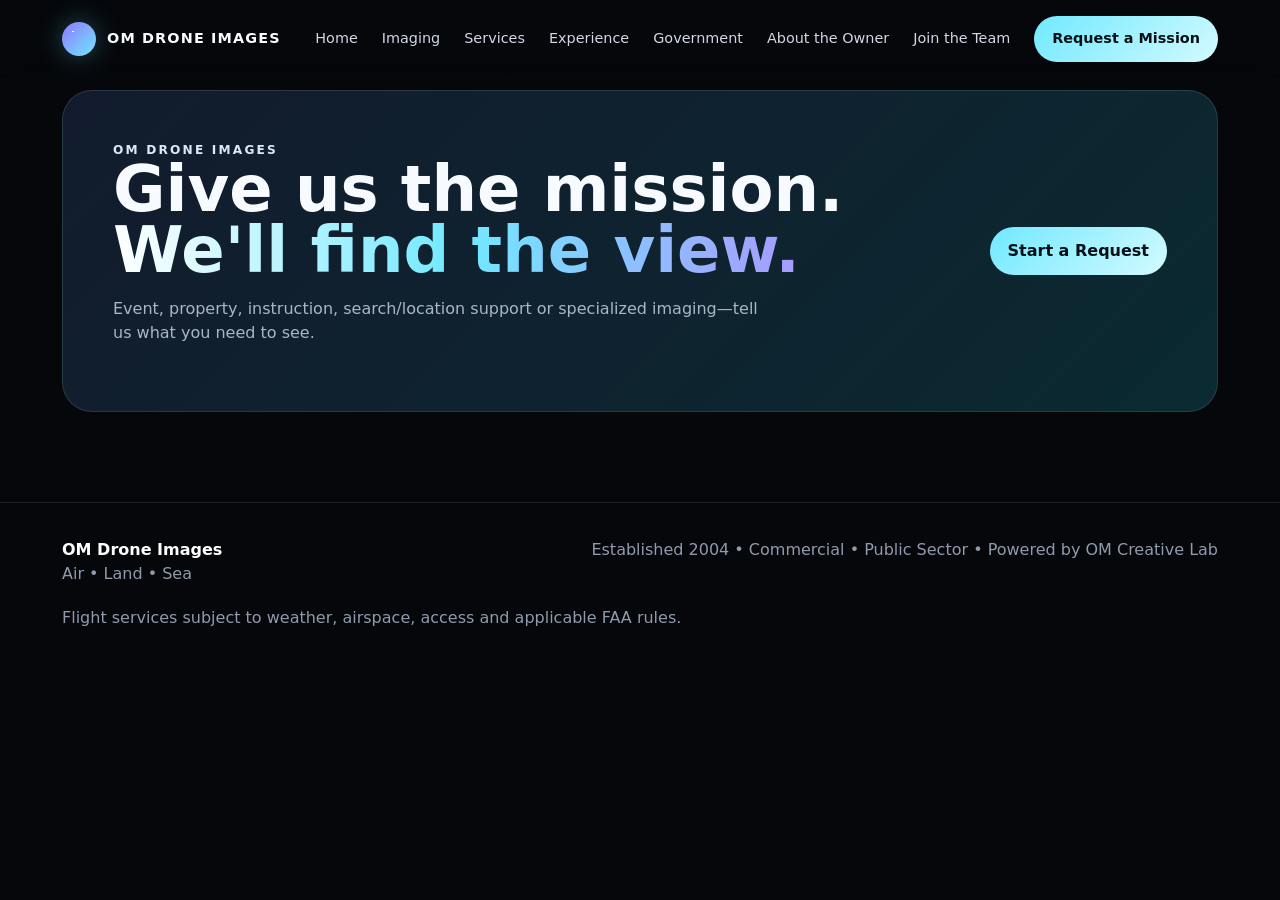
<file: contact.html>
<!doctype html><html lang="en"><!doctype html>
<html lang="en">
<head>
<meta charset="utf-8">
<meta name="viewport" content="width=device-width,initial-scale=1">
<title>OM Drone Images | Air • Land • Sea</title>
<meta name="description" content="OM Drone Images — imaging experience since 2004. Premium aerial imaging, events, instruction, property, search/location support and digital delivery.">
<link rel="stylesheet" href="styles.css">
</head><body><nav><div class="wrap nav">
<a class="brand" href="index.html"><span class="orb"></span>OM DRONE IMAGES</a>
<button class="menu-toggle" id="menuToggle" type="button" aria-label="Open menu" aria-expanded="false">☰</button>
<div class="links" id="siteLinks">
<a href="index.html">Home</a>
<a href="imaging.html">Imaging</a>
<a href="services.html">Services</a>
<a href="experience.html">Experience</a>
<a href="government.html">Government</a>
<a href="owner.html">About the Owner</a>
<a href="join.html">Join the Team</a>
<a class="btn primary" href="contact.html">Request a Mission</a>
</div></div></nav>
<header class="page-hero"><div class="wrap"><div class="kicker">Request a Mission</div><h1>GIVE US THE MISSION. <span class='grad'>WE'LL FIND THE VIEW.</span></h1><p>Tell us what you need to see.</p></div></header>
<section id="contact"><div class="wrap"><div class="cta">
<div><div class="kicker">OM Drone Images</div><h2>Give us the mission.<br><span class="grad">We'll find the view.</span></h2><p>Event, property, instruction, search/location support or specialized imaging—tell us what you need to see.</p></div>
<a class="btn primary" href="mailto:info@omdroneimages.com?subject=OM%20Drone%20Images%20Request">Start a Request</a>
</div></div></section>
<footer><div class="wrap foot"><div><b style="color:#fff">OM Drone Images</b><br>Air • Land • Sea</div><div>Established 2004 • Commercial • Public Sector • Powered by OM Creative Lab</div><div>Flight services subject to weather, airspace, access and applicable FAA rules.</div></div></footer>
<script>
(() => {
  const t=document.getElementById('menuToggle'), l=document.getElementById('siteLinks');
  if(t&&l){
    t.addEventListener('click',()=>{
      const o=l.classList.toggle('open');
      t.textContent=o?'×':'☰';
      t.setAttribute('aria-expanded',o?'true':'false');
    });
  }
})();
</script>
</body></html>
</file>
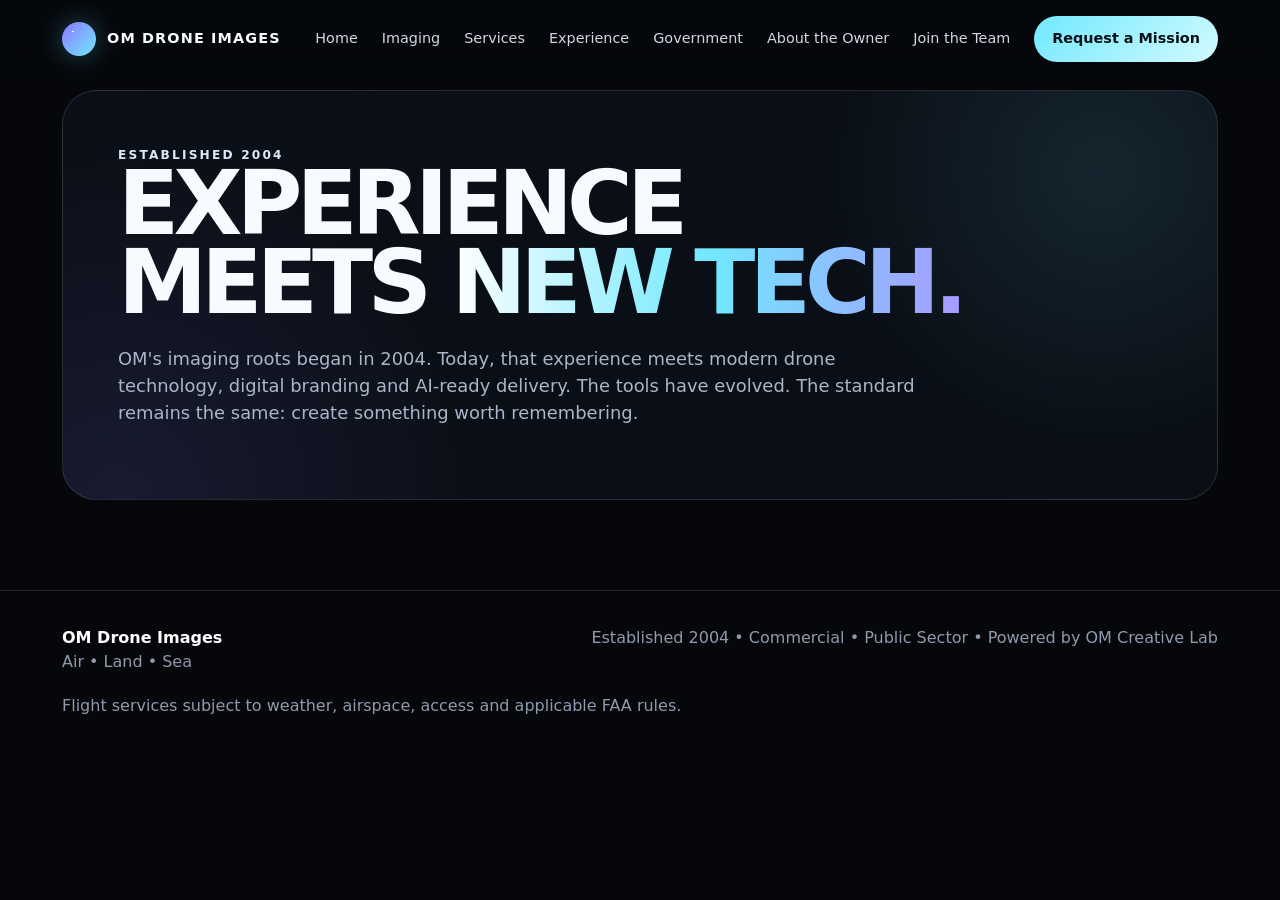
<file: experience.html>
<!doctype html><html lang="en"><!doctype html>
<html lang="en">
<head>
<meta charset="utf-8">
<meta name="viewport" content="width=device-width,initial-scale=1">
<title>OM Drone Images | Air • Land • Sea</title>
<meta name="description" content="OM Drone Images — imaging experience since 2004. Premium aerial imaging, events, instruction, property, search/location support and digital delivery.">
<link rel="stylesheet" href="styles.css">
</head><body><nav><div class="wrap nav">
<a class="brand" href="index.html"><span class="orb"></span>OM DRONE IMAGES</a>
<button class="menu-toggle" id="menuToggle" type="button" aria-label="Open menu" aria-expanded="false">☰</button>
<div class="links" id="siteLinks">
<a href="index.html">Home</a>
<a href="imaging.html">Imaging</a>
<a href="services.html">Services</a>
<a href="experience.html">Experience</a>
<a href="government.html">Government</a>
<a href="owner.html">About the Owner</a>
<a href="join.html">Join the Team</a>
<a class="btn primary" href="contact.html">Request a Mission</a>
</div></div></nav>
<header class="page-hero"><div class="wrap"><div class="kicker">Established 2004</div><h1>EXPERIENCE MEETS <span class='grad'>NEW TECH.</span></h1><p>More than two decades of imaging experience meeting modern drone technology.</p></div></header>
<section id="experience"><div class="wrap"><div class="statement">
<div class="kicker">Established 2004</div>
<h2>EXPERIENCE<br>MEETS <span class="grad">NEW TECH.</span></h2>
<p>OM's imaging roots began in 2004. Today, that experience meets modern drone technology, digital branding and AI-ready delivery. The tools have evolved. The standard remains the same: create something worth remembering.</p>
</div></div></section>
<footer><div class="wrap foot"><div><b style="color:#fff">OM Drone Images</b><br>Air • Land • Sea</div><div>Established 2004 • Commercial • Public Sector • Powered by OM Creative Lab</div><div>Flight services subject to weather, airspace, access and applicable FAA rules.</div></div></footer>
<script>
(() => {
  const t=document.getElementById('menuToggle'), l=document.getElementById('siteLinks');
  if(t&&l){
    t.addEventListener('click',()=>{
      const o=l.classList.toggle('open');
      t.textContent=o?'×':'☰';
      t.setAttribute('aria-expanded',o?'true':'false');
    });
  }
})();
</script>
</body></html>
</file>
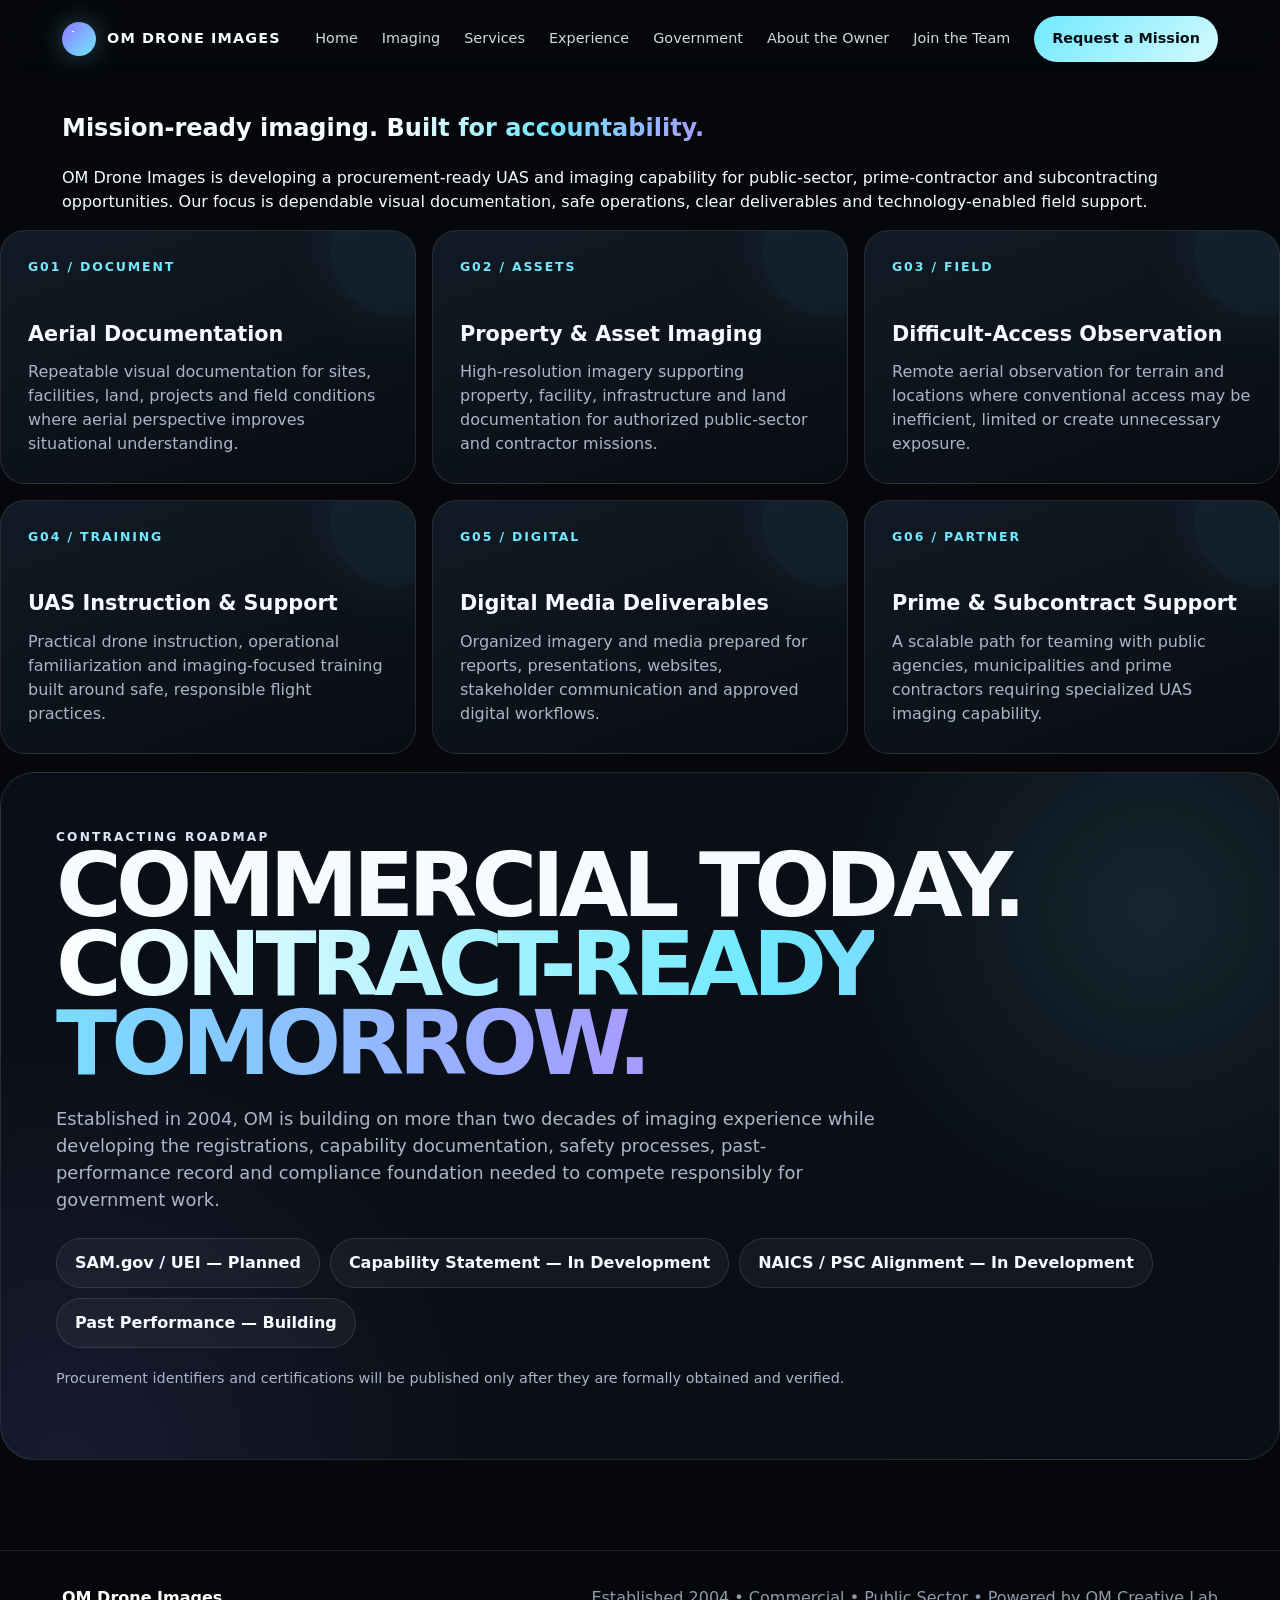
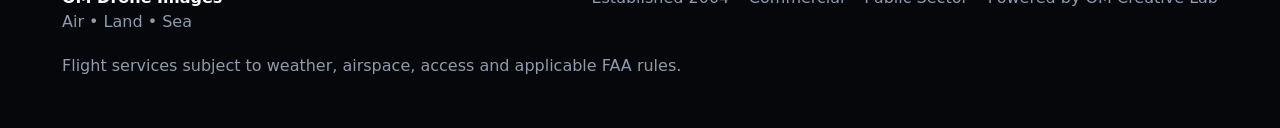
<file: government.html>
<!doctype html><html lang="en"><!doctype html>
<html lang="en">
<head>
<meta charset="utf-8">
<meta name="viewport" content="width=device-width,initial-scale=1">
<title>OM Drone Images | Air • Land • Sea</title>
<meta name="description" content="OM Drone Images — imaging experience since 2004. Premium aerial imaging, events, instruction, property, search/location support and digital delivery.">
<link rel="stylesheet" href="styles.css">
</head><body><nav><div class="wrap nav">
<a class="brand" href="index.html"><span class="orb"></span>OM DRONE IMAGES</a>
<button class="menu-toggle" id="menuToggle" type="button" aria-label="Open menu" aria-expanded="false">☰</button>
<div class="links" id="siteLinks">
<a href="index.html">Home</a>
<a href="imaging.html">Imaging</a>
<a href="services.html">Services</a>
<a href="experience.html">Experience</a>
<a href="government.html">Government</a>
<a href="owner.html">About the Owner</a>
<a href="join.html">Join the Team</a>
<a class="btn primary" href="contact.html">Request a Mission</a>
</div></div></nav>
<header class="page-hero"><div class="wrap"><div class="kicker">Government & Public Sector</div><h1>MISSION-READY IMAGING. <span class='grad'>BUILT FOR ACCOUNTABILITY.</span></h1><p>Public-sector, prime-contractor and subcontracting capabilities.</p></div></header>
<section id="government"><div class="wrap">

  <h2>Mission-ready imaging. <span class="grad">Built for accountability.</span></h2>
  <p>OM Drone Images is developing a procurement-ready UAS and imaging capability for public-sector, prime-contractor and subcontracting opportunities. Our focus is dependable visual documentation, safe operations, clear deliverables and technology-enabled field support.</p>
</div>
<div class="cards">
  <div class="card"><div class="num">G01 / DOCUMENT</div><h3>Aerial Documentation</h3><p>Repeatable visual documentation for sites, facilities, land, projects and field conditions where aerial perspective improves situational understanding.</p></div>
  <div class="card"><div class="num">G02 / ASSETS</div><h3>Property & Asset Imaging</h3><p>High-resolution imagery supporting property, facility, infrastructure and land documentation for authorized public-sector and contractor missions.</p></div>
  <div class="card"><div class="num">G03 / FIELD</div><h3>Difficult-Access Observation</h3><p>Remote aerial observation for terrain and locations where conventional access may be inefficient, limited or create unnecessary exposure.</p></div>
  <div class="card"><div class="num">G04 / TRAINING</div><h3>UAS Instruction & Support</h3><p>Practical drone instruction, operational familiarization and imaging-focused training built around safe, responsible flight practices.</p></div>
  <div class="card"><div class="num">G05 / DIGITAL</div><h3>Digital Media Deliverables</h3><p>Organized imagery and media prepared for reports, presentations, websites, stakeholder communication and approved digital workflows.</p></div>
  <div class="card"><div class="num">G06 / PARTNER</div><h3>Prime & Subcontract Support</h3><p>A scalable path for teaming with public agencies, municipalities and prime contractors requiring specialized UAS imaging capability.</p></div>
</div>
<div class="statement" style="margin-top:18px">
  <div class="kicker">Contracting Roadmap</div>
  <h2>COMMERCIAL TODAY.<br><span class="grad">CONTRACT-READY TOMORROW.</span></h2>
  <p>Established in 2004, OM is building on more than two decades of imaging experience while developing the registrations, capability documentation, safety processes, past-performance record and compliance foundation needed to compete responsibly for government work.</p>
  <div style="display:flex;gap:10px;flex-wrap:wrap;margin-top:24px">
    <span class="btn">SAM.gov / UEI — Planned</span>
    <span class="btn">Capability Statement — In Development</span>
    <span class="btn">NAICS / PSC Alignment — In Development</span>
    <span class="btn">Past Performance — Building</span>
  </div>
  <p style="font-size:.9rem;margin-top:20px">Procurement identifiers and certifications will be published only after they are formally obtained and verified.</p>
</div>
</div></section>
<footer><div class="wrap foot"><div><b style="color:#fff">OM Drone Images</b><br>Air • Land • Sea</div><div>Established 2004 • Commercial • Public Sector • Powered by OM Creative Lab</div><div>Flight services subject to weather, airspace, access and applicable FAA rules.</div></div></footer>
<script>
(() => {
  const t=document.getElementById('menuToggle'), l=document.getElementById('siteLinks');
  if(t&&l){
    t.addEventListener('click',()=>{
      const o=l.classList.toggle('open');
      t.textContent=o?'×':'☰';
      t.setAttribute('aria-expanded',o?'true':'false');
    });
  }
})();
</script>
</body></html>
</file>
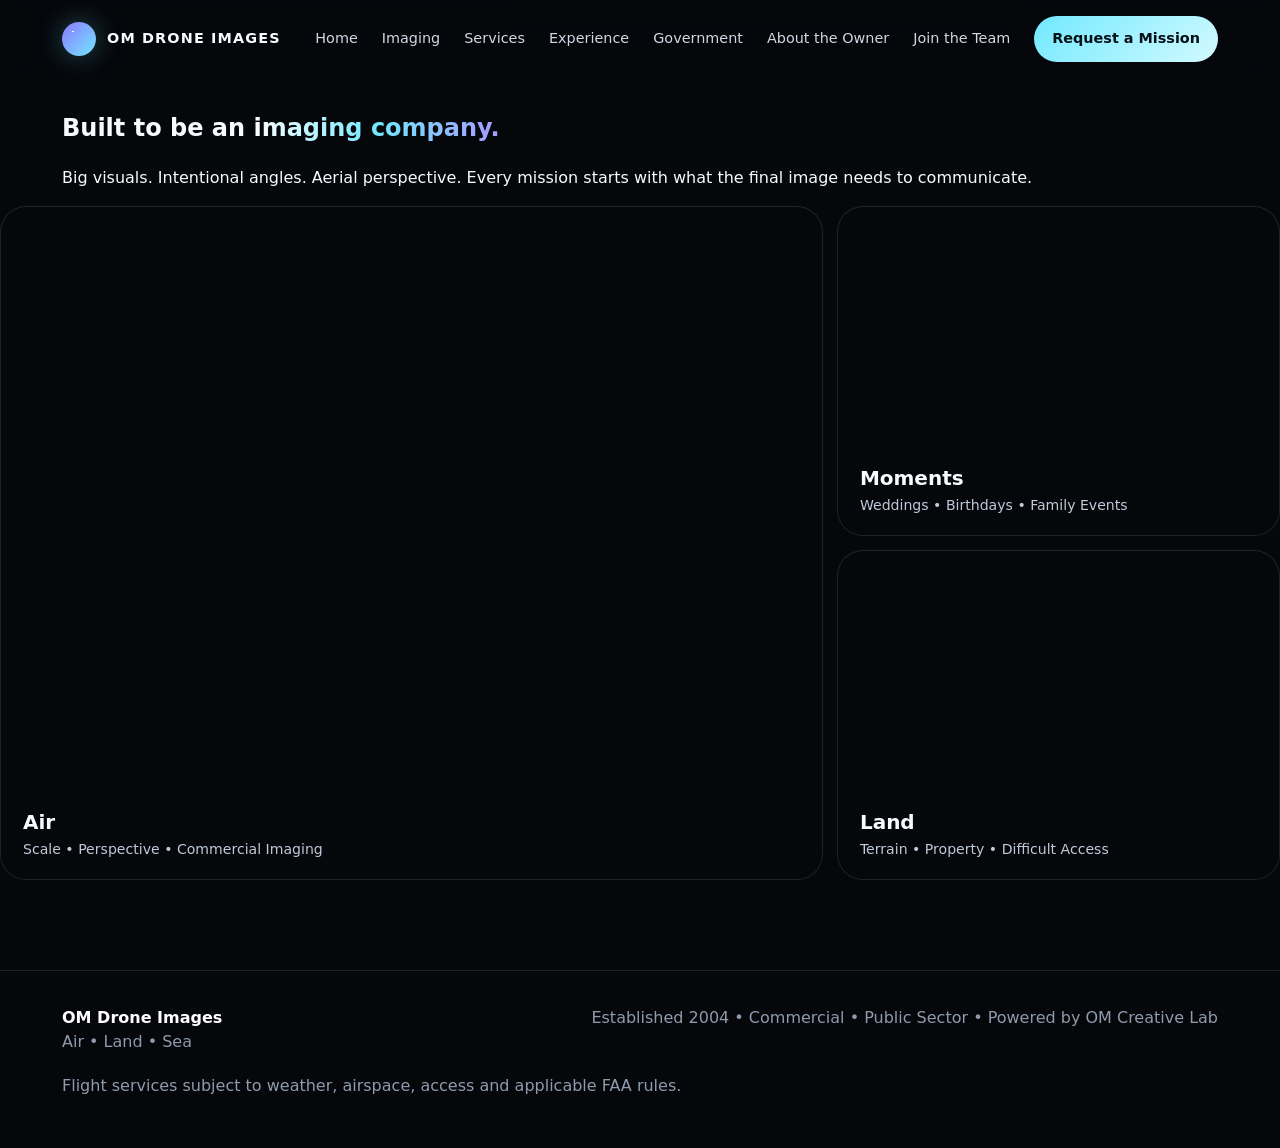
<file: imaging.html>
<!doctype html><html lang="en"><!doctype html>
<html lang="en">
<head>
<meta charset="utf-8">
<meta name="viewport" content="width=device-width,initial-scale=1">
<title>OM Drone Images | Air • Land • Sea</title>
<meta name="description" content="OM Drone Images — imaging experience since 2004. Premium aerial imaging, events, instruction, property, search/location support and digital delivery.">
<link rel="stylesheet" href="styles.css">
</head><body><nav><div class="wrap nav">
<a class="brand" href="index.html"><span class="orb"></span>OM DRONE IMAGES</a>
<button class="menu-toggle" id="menuToggle" type="button" aria-label="Open menu" aria-expanded="false">☰</button>
<div class="links" id="siteLinks">
<a href="index.html">Home</a>
<a href="imaging.html">Imaging</a>
<a href="services.html">Services</a>
<a href="experience.html">Experience</a>
<a href="government.html">Government</a>
<a href="owner.html">About the Owner</a>
<a href="join.html">Join the Team</a>
<a class="btn primary" href="contact.html">Request a Mission</a>
</div></div></nav>
<header class="page-hero"><div class="wrap"><div class="kicker">Imaging</div><h1>THE VIEW <span class='grad'>CHANGES EVERYTHING.</span></h1><p>Big visuals. Intentional angles. Aerial perspective.</p></div></header>
<section id="gallery"><div class="wrap">
<h2>Built to be an <span class="grad">imaging company.</span></h2><p>Big visuals. Intentional angles. Aerial perspective. Every mission starts with what the final image needs to communicate.</p></div>
<div class="gallery">
<div class="shot g1"><div class="label"><b>Air</b><span>Scale • Perspective • Commercial Imaging</span></div></div>
<div class="shot g2"><div class="label"><b>Moments</b><span>Weddings • Birthdays • Family Events</span></div></div>
<div class="shot g3"><div class="label"><b>Land</b><span>Terrain • Property • Difficult Access</span></div></div>
</div></div></section>
<footer><div class="wrap foot"><div><b style="color:#fff">OM Drone Images</b><br>Air • Land • Sea</div><div>Established 2004 • Commercial • Public Sector • Powered by OM Creative Lab</div><div>Flight services subject to weather, airspace, access and applicable FAA rules.</div></div></footer>
<script>
(() => {
  const t=document.getElementById('menuToggle'), l=document.getElementById('siteLinks');
  if(t&&l){
    t.addEventListener('click',()=>{
      const o=l.classList.toggle('open');
      t.textContent=o?'×':'☰';
      t.setAttribute('aria-expanded',o?'true':'false');
    });
  }
})();
</script>
</body></html>
</file>
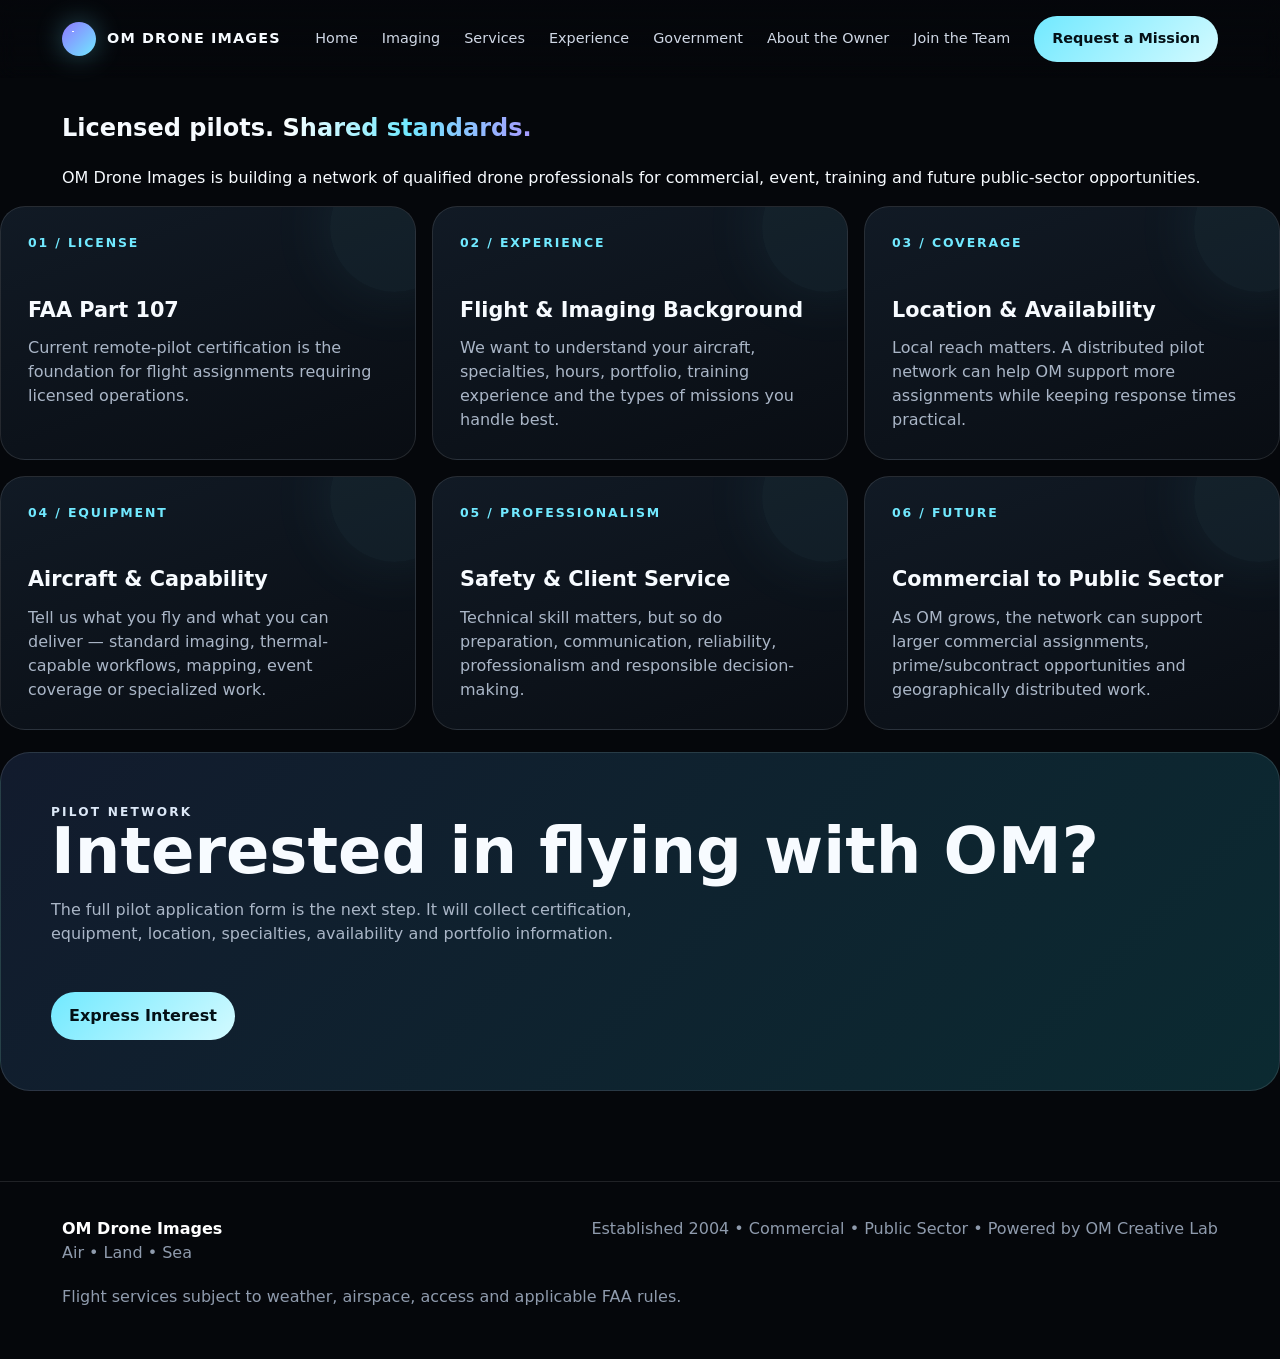
<file: join.html>
<!doctype html><html lang="en"><!doctype html>
<html lang="en">
<head>
<meta charset="utf-8">
<meta name="viewport" content="width=device-width,initial-scale=1">
<title>OM Drone Images | Air • Land • Sea</title>
<meta name="description" content="OM Drone Images — imaging experience since 2004. Premium aerial imaging, events, instruction, property, search/location support and digital delivery.">
<link rel="stylesheet" href="styles.css">
</head><body><nav><div class="wrap nav">
<a class="brand" href="index.html"><span class="orb"></span>OM DRONE IMAGES</a>
<button class="menu-toggle" id="menuToggle" type="button" aria-label="Open menu" aria-expanded="false">☰</button>
<div class="links" id="siteLinks">
<a href="index.html">Home</a>
<a href="imaging.html">Imaging</a>
<a href="services.html">Services</a>
<a href="experience.html">Experience</a>
<a href="government.html">Government</a>
<a href="owner.html">About the Owner</a>
<a href="join.html">Join the Team</a>
<a class="btn primary" href="contact.html">Request a Mission</a>
</div></div></nav>
<header class="page-hero"><div class="wrap"><div class="kicker">Join the Team</div><h1>LICENSED PILOTS. <span class='grad'>SHARED STANDARDS.</span></h1><p>OM Drone Images is building a network of qualified drone professionals.</p></div></header>
<section id="join">
  <div class="wrap">
    
      <h2>Licensed pilots. <span class="grad">Shared standards.</span></h2>
      <p>OM Drone Images is building a network of qualified drone professionals for commercial, event, training and future public-sector opportunities.</p>
    </div>
    <div class="cards">
      <div class="card"><div class="num">01 / LICENSE</div><h3>FAA Part 107</h3><p>Current remote-pilot certification is the foundation for flight assignments requiring licensed operations.</p></div>
      <div class="card"><div class="num">02 / EXPERIENCE</div><h3>Flight & Imaging Background</h3><p>We want to understand your aircraft, specialties, hours, portfolio, training experience and the types of missions you handle best.</p></div>
      <div class="card"><div class="num">03 / COVERAGE</div><h3>Location & Availability</h3><p>Local reach matters. A distributed pilot network can help OM support more assignments while keeping response times practical.</p></div>
      <div class="card"><div class="num">04 / EQUIPMENT</div><h3>Aircraft & Capability</h3><p>Tell us what you fly and what you can deliver — standard imaging, thermal-capable workflows, mapping, event coverage or specialized work.</p></div>
      <div class="card"><div class="num">05 / PROFESSIONALISM</div><h3>Safety & Client Service</h3><p>Technical skill matters, but so do preparation, communication, reliability, professionalism and responsible decision-making.</p></div>
      <div class="card"><div class="num">06 / FUTURE</div><h3>Commercial to Public Sector</h3><p>As OM grows, the network can support larger commercial assignments, prime/subcontract opportunities and geographically distributed work.</p></div>
    </div>
    <div class="cta" style="margin-top:22px">
      <div><div class="kicker">Pilot Network</div><h2>Interested in flying with OM?</h2><p>The full pilot application form is the next step. It will collect certification, equipment, location, specialties, availability and portfolio information.</p></div>
      <a class="btn primary" href="mailto:info@omdroneimages.com?subject=Join%20the%20OM%20Drone%20Images%20Team">Express Interest</a>
    </div>
  </div>
</section>
<footer><div class="wrap foot"><div><b style="color:#fff">OM Drone Images</b><br>Air • Land • Sea</div><div>Established 2004 • Commercial • Public Sector • Powered by OM Creative Lab</div><div>Flight services subject to weather, airspace, access and applicable FAA rules.</div></div></footer>
<script>
(() => {
  const t=document.getElementById('menuToggle'), l=document.getElementById('siteLinks');
  if(t&&l){
    t.addEventListener('click',()=>{
      const o=l.classList.toggle('open');
      t.textContent=o?'×':'☰';
      t.setAttribute('aria-expanded',o?'true':'false');
    });
  }
})();
</script>
</body></html>
</file>
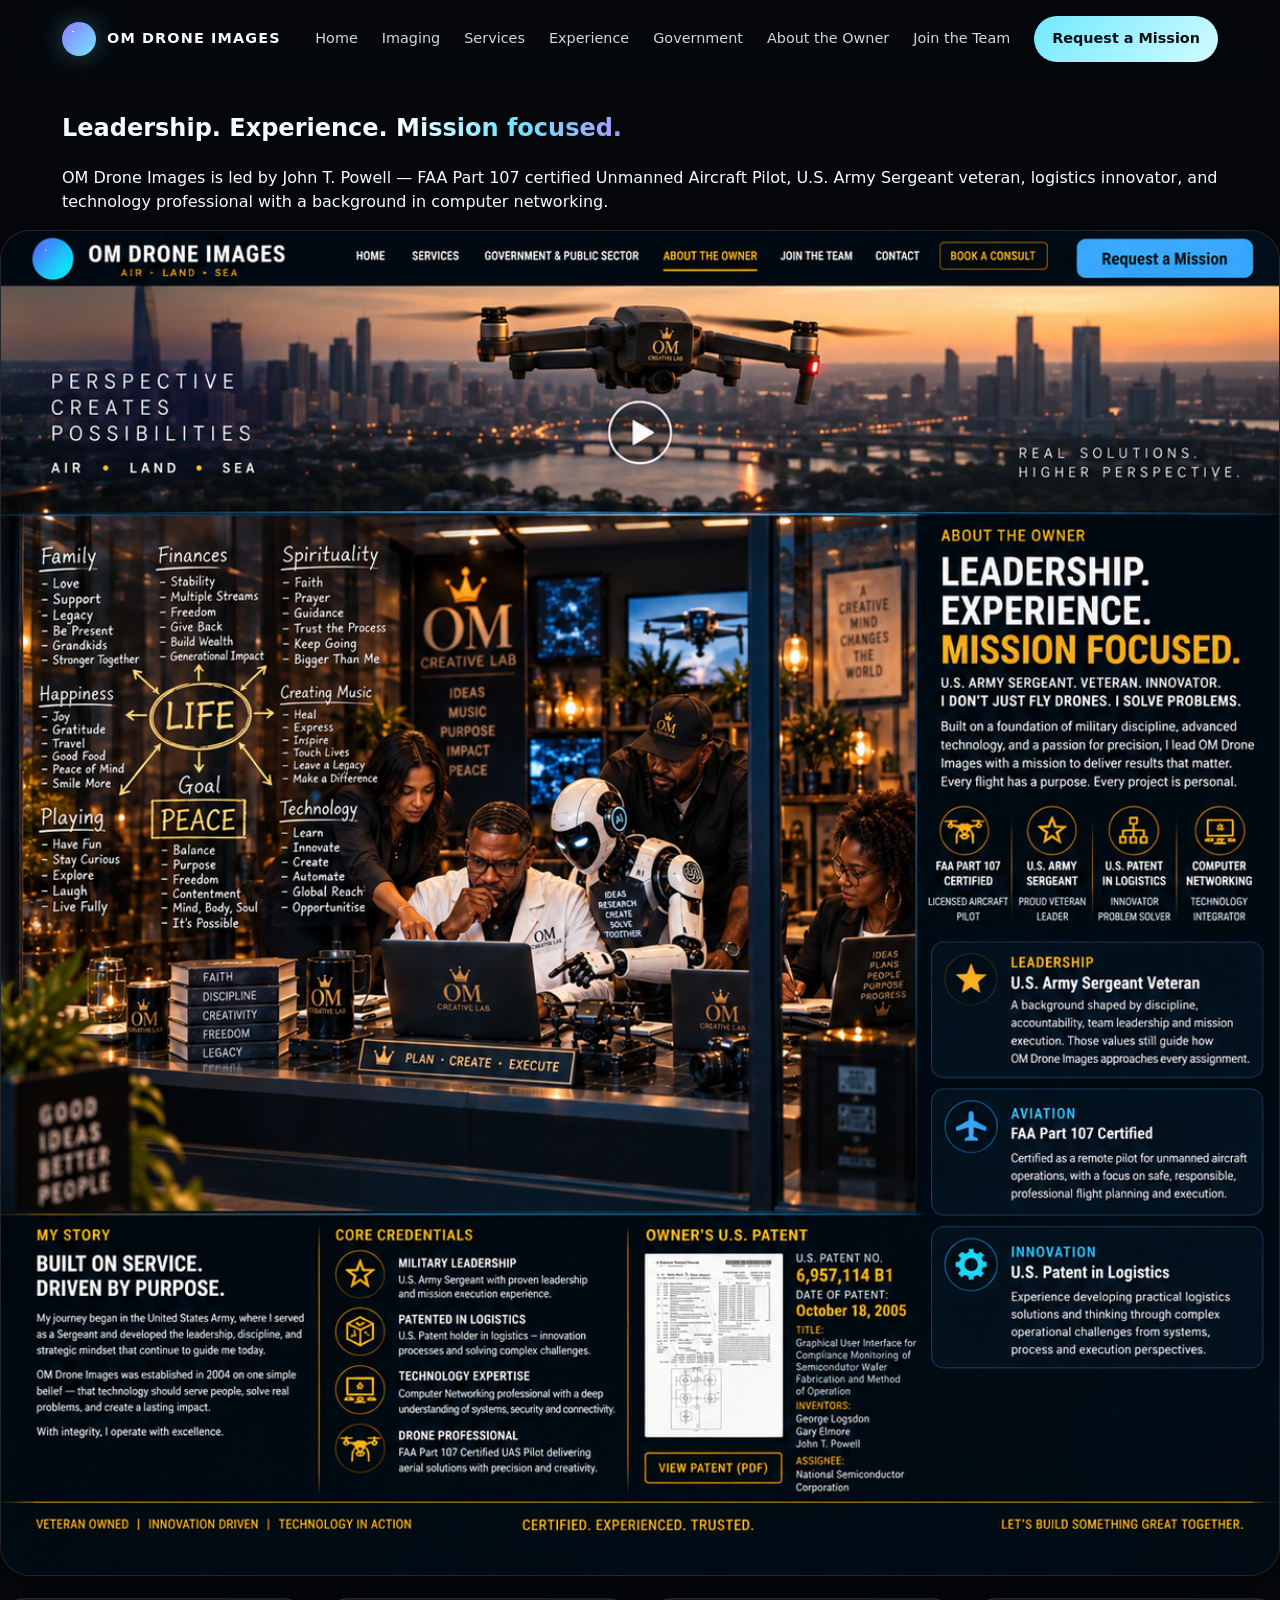
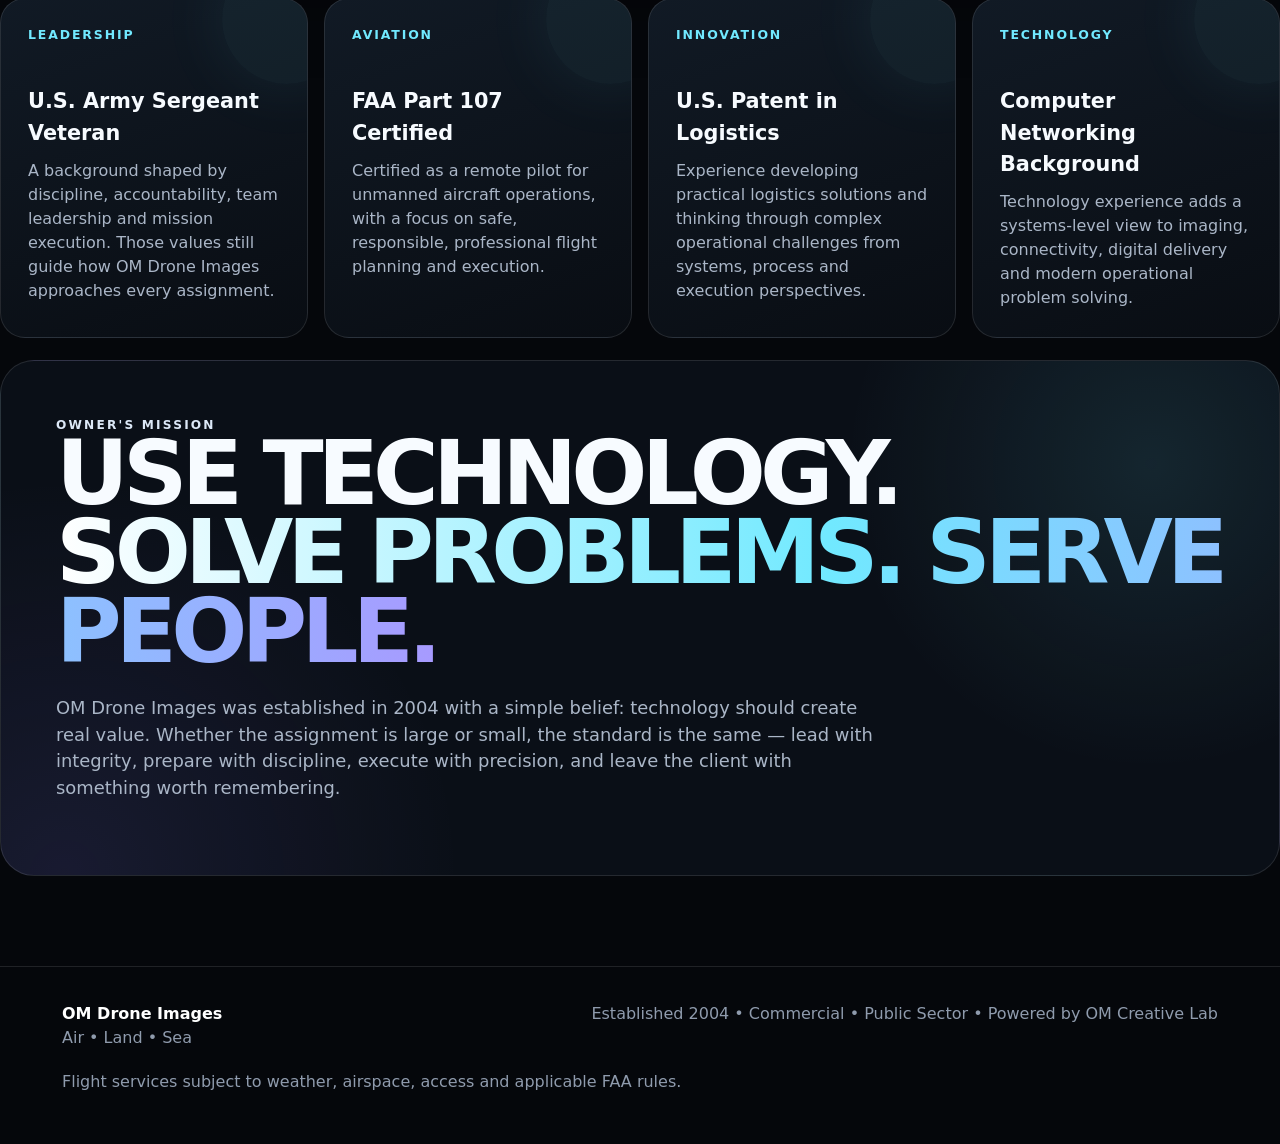
<file: owner.html>
<!doctype html><html lang="en"><!doctype html>
<html lang="en">
<head>
<meta charset="utf-8">
<meta name="viewport" content="width=device-width,initial-scale=1">
<title>OM Drone Images | Air • Land • Sea</title>
<meta name="description" content="OM Drone Images — imaging experience since 2004. Premium aerial imaging, events, instruction, property, search/location support and digital delivery.">
<link rel="stylesheet" href="styles.css">
</head><body><nav><div class="wrap nav">
<a class="brand" href="index.html"><span class="orb"></span>OM DRONE IMAGES</a>
<button class="menu-toggle" id="menuToggle" type="button" aria-label="Open menu" aria-expanded="false">☰</button>
<div class="links" id="siteLinks">
<a href="index.html">Home</a>
<a href="imaging.html">Imaging</a>
<a href="services.html">Services</a>
<a href="experience.html">Experience</a>
<a href="government.html">Government</a>
<a href="owner.html">About the Owner</a>
<a href="join.html">Join the Team</a>
<a class="btn primary" href="contact.html">Request a Mission</a>
</div></div></nav>
<header class="page-hero"><div class="wrap"><div class="kicker">About the Owner</div><h1>LEADERSHIP. EXPERIENCE. <span class='grad'>MISSION FOCUSED.</span></h1><p>Leadership, aviation, innovation and technology behind OM Drone Images.</p></div></header>
<section id="owner">
  <div class="wrap">
    
      <h2>Leadership. Experience. <span class="grad">Mission focused.</span></h2>
      <p>OM Drone Images is led by John T. Powell — FAA Part 107 certified Unmanned Aircraft Pilot, U.S. Army Sergeant veteran, logistics innovator, and technology professional with a background in computer networking.</p>
    </div>
    <div class="owner-showcase">
      <img src="owner-leadership.png" alt="OM Drone Images owner leadership, technology and AI collaboration showcase">
    </div>
    <div class="owner-credentials">
      <div class="card"><div class="num">LEADERSHIP</div><h3>U.S. Army Sergeant Veteran</h3><p>A background shaped by discipline, accountability, team leadership and mission execution. Those values still guide how OM Drone Images approaches every assignment.</p></div>
      <div class="card"><div class="num">AVIATION</div><h3>FAA Part 107 Certified</h3><p>Certified as a remote pilot for unmanned aircraft operations, with a focus on safe, responsible, professional flight planning and execution.</p></div>
      <div class="card"><div class="num">INNOVATION</div><h3>U.S. Patent in Logistics</h3><p>Experience developing practical logistics solutions and thinking through complex operational challenges from systems, process and execution perspectives.</p></div>
      <div class="card"><div class="num">TECHNOLOGY</div><h3>Computer Networking Background</h3><p>Technology experience adds a systems-level view to imaging, connectivity, digital delivery and modern operational problem solving.</p></div>
    </div>
    <div class="statement" style="margin-top:22px">
      <div class="kicker">Owner's Mission</div>
      <h2>USE TECHNOLOGY.<br><span class="grad">SOLVE PROBLEMS. SERVE PEOPLE.</span></h2>
      <p>OM Drone Images was established in 2004 with a simple belief: technology should create real value. Whether the assignment is large or small, the standard is the same — lead with integrity, prepare with discipline, execute with precision, and leave the client with something worth remembering.</p>
    </div>
  </div>
</section>
<footer><div class="wrap foot"><div><b style="color:#fff">OM Drone Images</b><br>Air • Land • Sea</div><div>Established 2004 • Commercial • Public Sector • Powered by OM Creative Lab</div><div>Flight services subject to weather, airspace, access and applicable FAA rules.</div></div></footer>
<script>
(() => {
  const t=document.getElementById('menuToggle'), l=document.getElementById('siteLinks');
  if(t&&l){
    t.addEventListener('click',()=>{
      const o=l.classList.toggle('open');
      t.textContent=o?'×':'☰';
      t.setAttribute('aria-expanded',o?'true':'false');
    });
  }
})();
</script>
</body></html>
</file>
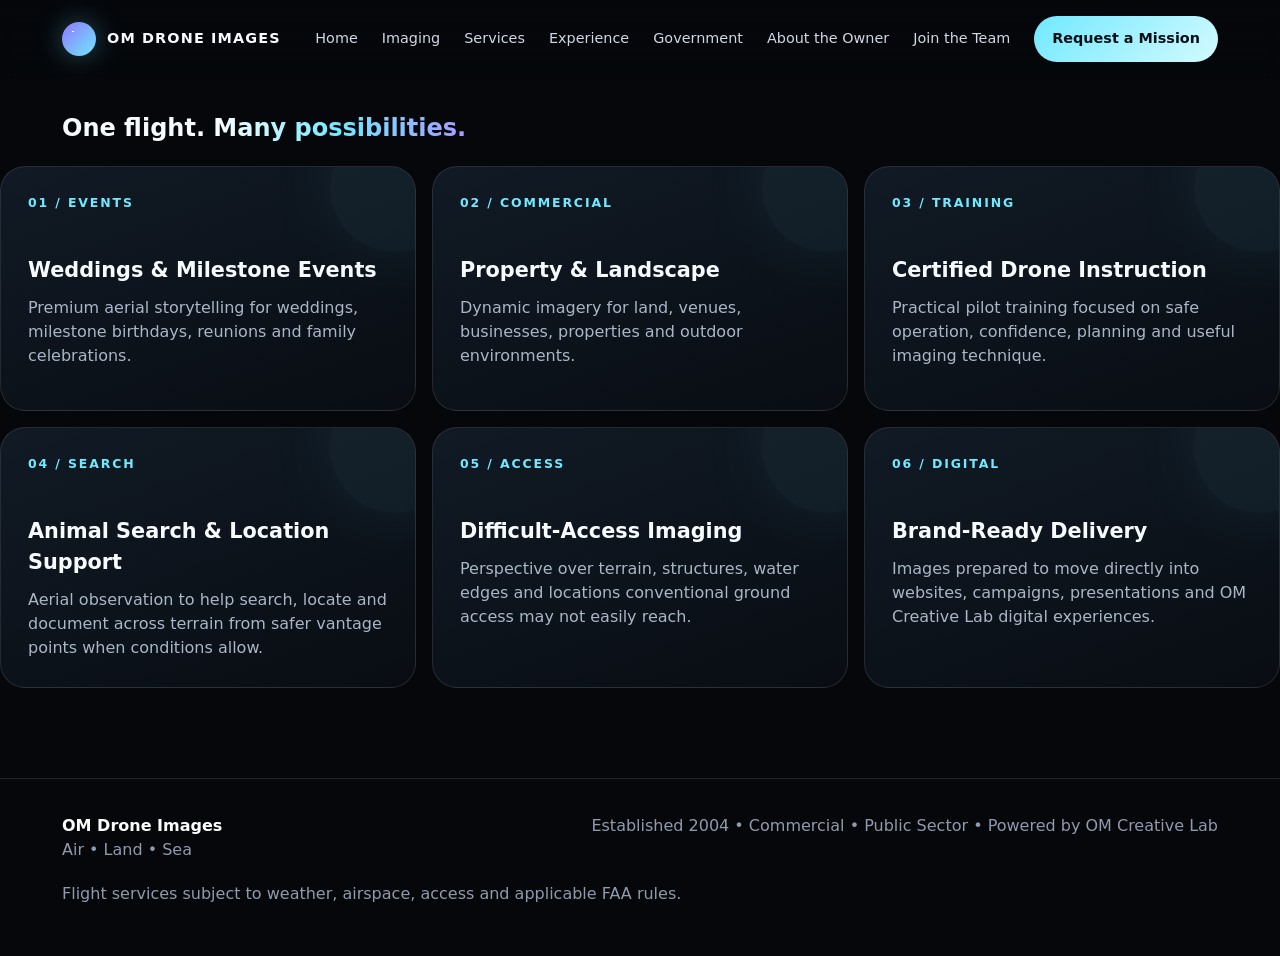
<file: services.html>
<!doctype html><html lang="en"><!doctype html>
<html lang="en">
<head>
<meta charset="utf-8">
<meta name="viewport" content="width=device-width,initial-scale=1">
<title>OM Drone Images | Air • Land • Sea</title>
<meta name="description" content="OM Drone Images — imaging experience since 2004. Premium aerial imaging, events, instruction, property, search/location support and digital delivery.">
<link rel="stylesheet" href="styles.css">
</head><body><nav><div class="wrap nav">
<a class="brand" href="index.html"><span class="orb"></span>OM DRONE IMAGES</a>
<button class="menu-toggle" id="menuToggle" type="button" aria-label="Open menu" aria-expanded="false">☰</button>
<div class="links" id="siteLinks">
<a href="index.html">Home</a>
<a href="imaging.html">Imaging</a>
<a href="services.html">Services</a>
<a href="experience.html">Experience</a>
<a href="government.html">Government</a>
<a href="owner.html">About the Owner</a>
<a href="join.html">Join the Team</a>
<a class="btn primary" href="contact.html">Request a Mission</a>
</div></div></nav>
<header class="page-hero"><div class="wrap"><div class="kicker">Capabilities</div><h1>ONE FLIGHT. <span class='grad'>MANY POSSIBILITIES.</span></h1><p>Explore OM Drone Images mission capabilities.</p></div></header>
<section id="services"><div class="wrap">
<h2>One flight. <span class="grad">Many possibilities.</span></h2></div>
<div class="cards">
<div class="card"><div class="num">01 / EVENTS</div><h3>Weddings & Milestone Events</h3><p>Premium aerial storytelling for weddings, milestone birthdays, reunions and family celebrations.</p></div>
<div class="card"><div class="num">02 / COMMERCIAL</div><h3>Property & Landscape</h3><p>Dynamic imagery for land, venues, businesses, properties and outdoor environments.</p></div>
<div class="card"><div class="num">03 / TRAINING</div><h3>Certified Drone Instruction</h3><p>Practical pilot training focused on safe operation, confidence, planning and useful imaging technique.</p></div>
<div class="card"><div class="num">04 / SEARCH</div><h3>Animal Search & Location Support</h3><p>Aerial observation to help search, locate and document across terrain from safer vantage points when conditions allow.</p></div>
<div class="card"><div class="num">05 / ACCESS</div><h3>Difficult-Access Imaging</h3><p>Perspective over terrain, structures, water edges and locations conventional ground access may not easily reach.</p></div>
<div class="card"><div class="num">06 / DIGITAL</div><h3>Brand-Ready Delivery</h3><p>Images prepared to move directly into websites, campaigns, presentations and OM Creative Lab digital experiences.</p></div>
</div></div></section>
<footer><div class="wrap foot"><div><b style="color:#fff">OM Drone Images</b><br>Air • Land • Sea</div><div>Established 2004 • Commercial • Public Sector • Powered by OM Creative Lab</div><div>Flight services subject to weather, airspace, access and applicable FAA rules.</div></div></footer>
<script>
(() => {
  const t=document.getElementById('menuToggle'), l=document.getElementById('siteLinks');
  if(t&&l){
    t.addEventListener('click',()=>{
      const o=l.classList.toggle('open');
      t.textContent=o?'×':'☰';
      t.setAttribute('aria-expanded',o?'true':'false');
    });
  }
})();
</script>
</body></html>
</file>
<file: styles.css>
:root{--bg:#05070b;--panel:#0b1119;--txt:#f7fbff;--muted:#aab6c7;--cyan:#71e9ff;--violet:#8d78ff;--line:rgba(255,255,255,.11);--max:1200px}
*{box-sizing:border-box}html{scroll-behavior:smooth}body{margin:0;background:#05070b;color:var(--txt);font-family:Inter,system-ui,-apple-system,"Segoe UI",sans-serif;line-height:1.5;overflow-x:hidden}
a{text-decoration:none;color:inherit}.wrap{max-width:var(--max);margin:auto;padding:0 22px}
nav{position:fixed;z-index:50;top:0;left:0;right:0;background:linear-gradient(#05070be8,#05070b80,transparent);backdrop-filter:blur(10px)}
.nav{height:78px;display:flex;align-items:center;justify-content:space-between}.brand{font-weight:900;letter-spacing:.08em;font-size:.9rem;display:flex;align-items:center;gap:11px}.orb{width:34px;height:34px;border-radius:50%;background:radial-gradient(circle at 32% 28%,#fff 0 2%,transparent 3%),linear-gradient(135deg,var(--violet),var(--cyan));box-shadow:0 0 28px #71e9ff55}
.links{display:flex;gap:24px;align-items:center;color:#d0d8e5;font-size:.9rem}.btn{display:inline-flex;padding:12px 18px;border-radius:999px;border:1px solid var(--line);font-weight:800;background:#ffffff0b}.primary{background:linear-gradient(135deg,var(--cyan),#d3faff);color:#041016;border:0}
.hero{min-height:100svh;display:grid;place-items:end start;position:relative;isolation:isolate;background:
linear-gradient(90deg,#04070bea 0%,#04070bbd 35%,#04070b3a 72%,#04070b85 100%),
linear-gradient(0deg,#05070b 0%,transparent 32%),
url('https://images.unsplash.com/photo-1500530855697-b586d89ba3ee?auto=format&fit=crop&w=2200&q=88') center/cover}
.hero:after{content:"";position:absolute;inset:0;z-index:-1;background:radial-gradient(circle at 78% 30%,#71e9ff1d,transparent 22%),repeating-linear-gradient(90deg,transparent 0 99px,#ffffff08 100px),repeating-linear-gradient(0deg,transparent 0 99px,#ffffff06 100px)}
.hero-content{padding-top:170px;padding-bottom:100px;max-width:850px}.kicker{text-transform:uppercase;letter-spacing:.18em;font-size:.76rem;font-weight:900;color:#dce8f7}.kicker b{color:var(--cyan)}
h1{font-size:clamp(4rem,10vw,8.8rem);letter-spacing:-.07em;line-height:.78;margin:20px 0 30px}.grad{background:linear-gradient(90deg,#fff,var(--cyan),#a79aff);background-clip:text;-webkit-background-clip:text;color:transparent}
.hero p{font-size:clamp(1.05rem,2vw,1.3rem);max-width:700px;color:#d1d9e5}.actions{display:flex;gap:12px;flex-wrap:wrap;margin-top:28px}
.tenure{position:absolute;right:4vw;bottom:9vh;border:1px solid var(--line);background:#050a10b8;backdrop-filter:blur(16px);border-radius:24px;padding:22px 26px;min-width:225px}.tenure strong{font-size:2.4rem;display:block;letter-spacing:-.04em}.tenure span{color:#bdc8d8;font-size:.9rem}
.marquee{border-top:1px solid var(--line);border-bottom:1px solid var(--line);overflow:hidden;background:#080c12}.track{white-space:nowrap;padding:16px 0;animation:scroll 26s linear infinite;color:#dce7f5;font-weight:800;letter-spacing:.09em}.track span{margin-right:45px}.track i{color:var(--cyan);font-style:normal}@keyframes scroll{to{transform:translateX(-50%)}}
section{padding:90px 0}.head{max-width:820px;margin-bottom:38px}.head h2{font-size:clamp(2.5rem,6vw,5rem);letter-spacing:-.055em;line-height:.95;margin:12px 0}.head p{color:var(--muted);font-size:1.08rem}
.gallery{display:grid;grid-template-columns:1.3fr .7fr;grid-template-rows:330px 330px;gap:14px}.shot{position:relative;border-radius:26px;overflow:hidden;border:1px solid var(--line);background-size:cover;background-position:center;min-height:250px}.shot:after{content:"";position:absolute;inset:0;background:linear-gradient(0deg,#05070bd9 0%,transparent 55%)}.shot:hover{transform:translateY(-4px)}.shot{transition:.3s transform}.shot .label{position:absolute;z-index:2;left:22px;bottom:18px}.label b{display:block;font-size:1.25rem}.label span{color:#c0cada;font-size:.88rem}
.g1{grid-row:1/3;background-image:url('https://images.unsplash.com/photo-1477959858617-67f85cf4f1df?auto=format&fit=crop&w=1600&q=85')}.g2{background-image:url('https://images.unsplash.com/photo-1519167758481-83f550bb49b3?auto=format&fit=crop&w=1200&q=85')}.g3{background-image:url('https://images.unsplash.com/photo-1500534314209-a25ddb2bd429?auto=format&fit=crop&w=1200&q=85')}
.cards{display:grid;grid-template-columns:repeat(3,1fr);gap:16px}.card{border:1px solid var(--line);background:linear-gradient(160deg,#111a25,#090d13);border-radius:25px;padding:27px;min-height:245px;position:relative;overflow:hidden}.card:before{content:"";position:absolute;width:130px;height:130px;border-radius:50%;right:-45px;top:-45px;background:#71e9ff0d;box-shadow:0 0 70px #71e9ff15}.num{font-size:.78rem;color:var(--cyan);font-weight:900;letter-spacing:.15em}.card h3{font-size:1.3rem;margin:42px 0 10px}.card p{color:var(--muted);margin:0}
.split{display:grid;grid-template-columns:1fr 1fr;gap:18px}.feature{min-height:530px;border-radius:30px;border:1px solid var(--line);overflow:hidden;position:relative;background-size:cover;background-position:center}.feature:after{content:"";position:absolute;inset:0;background:linear-gradient(0deg,#05070bf4 0%,#05070b38 65%)}.feature div{position:absolute;z-index:2;left:28px;right:28px;bottom:28px}.feature h3{font-size:2rem;line-height:1;margin:0 0 10px}.feature p{color:#c3ccda;margin:0}.wedding{background-image:url('https://images.unsplash.com/photo-1519741497674-611481863552?auto=format&fit=crop&w=1400&q=85')}.terrain{background-image:url('https://images.unsplash.com/photo-1500534314209-a25ddb2bd429?auto=format&fit=crop&w=1400&q=85')}
.statement{border:1px solid var(--line);border-radius:34px;padding:55px;background:radial-gradient(circle at 90% 20%,#71e9ff1a,transparent 25%),radial-gradient(circle at 5% 100%,#8d78ff1c,transparent 30%),#0a0f17}.statement h2{font-size:clamp(3rem,7vw,6.5rem);line-height:.88;letter-spacing:-.065em;margin:0 0 24px}.statement p{max-width:820px;color:var(--muted);font-size:1.12rem}
.cta{display:flex;justify-content:space-between;align-items:center;gap:30px;flex-wrap:wrap;padding:50px;border:1px solid var(--line);border-radius:30px;background:linear-gradient(135deg,#121b2d,#0b2a31)}.cta h2{font-size:clamp(2.2rem,5vw,4.2rem);line-height:.95;margin:0 0 12px}.cta p{color:var(--muted);max-width:650px}
footer{border-top:1px solid var(--line);padding:35px 0 50px;color:#8f9bad}.foot{display:flex;justify-content:space-between;gap:20px;flex-wrap:wrap}
.reveal{animation:rise .8s ease both}@keyframes rise{from{opacity:0;transform:translateY(20px)}to{opacity:1;transform:none}}
@media(max-width:850px){.ownergrid{grid-template-columns:1fr!important;}.links a:not(.btn){display:none}.gallery{grid-template-columns:1fr;grid-template-rows:auto}.g1{grid-row:auto;min-height:460px}.cards{grid-template-columns:1fr 1fr}.split{grid-template-columns:1fr}.tenure{position:static;margin-top:28px;width:max-content}.hero-content{padding-bottom:65px}.hero{align-items:end}.hero .wrap{width:100%}}
@media(max-width:600px){.cards{grid-template-columns:1fr}.statement,.cta{padding:30px}.hero{background-position:62% center}.gallery .shot{min-height:330px}}

/* ===== OM DRONE IMAGES: PHONE CLEANUP ===== */
@media(max-width:600px){
  body{overflow-x:hidden}
  .wrap{width:min(92vw,100%)}
  nav .nav{min-height:72px;height:auto;padding:10px 0;gap:10px}
  .brand{font-size:16px;line-height:1.1;white-space:nowrap}
  .orb{width:34px;height:34px;flex:0 0 34px}
  .links{margin-left:auto}
  .links .btn.primary{padding:10px 13px;font-size:13px;white-space:nowrap}

  .hero{min-height:auto;align-items:end;background-position:58% center}
  .hero .wrap{width:92%;margin:0 auto}
  .hero-content{padding:170px 0 42px;max-width:100%}
  .hero .kicker{font-size:10px;letter-spacing:.13em;line-height:1.45}
  .hero h1{font-size:clamp(52px,16vw,68px);line-height:.82;margin:18px 0 26px}
  .hero p{font-size:17px;line-height:1.5;max-width:100%}
  .actions{display:grid;grid-template-columns:1fr;gap:11px;margin-top:24px}
  .actions .btn{width:100%;text-align:center;padding:13px 14px;font-size:15px}
  .tenure{width:100%;max-width:100%;margin-top:24px;padding:20px}
  .tenure strong{font-size:38px;line-height:1}
  .tenure span{font-size:14px;line-height:1.4}
}
/* ===== END PHONE CLEANUP ===== */


/* ===== ABOUT THE OWNER SHOWCASE ===== */
.owner-showcase{
  border:1px solid var(--line);
  border-radius:30px;
  overflow:hidden;
  background:#080c12;
  box-shadow:0 24px 70px rgba(0,0,0,.35);
  margin-bottom:22px;
}
.owner-showcase img{
  display:block;
  width:100%;
  height:auto;
  object-fit:contain;
}
.owner-credentials{
  display:grid;
  grid-template-columns:repeat(4,1fr);
  gap:16px;
}
.owner-credentials .card{min-height:220px}
@media(max-width:900px){
  .owner-credentials{grid-template-columns:1fr 1fr}
}
@media(max-width:600px){
  .owner-showcase{border-radius:20px}
  .owner-credentials{grid-template-columns:1fr}
}


/* ===== OM MUSIC CONTROL ===== */
.music-strip{
  border-bottom:1px solid var(--line);
  background:#080c12;
}
.music-strip-inner{
  max-width:var(--max);
  margin:auto;
  padding:10px 22px;
  display:flex;
  align-items:center;
  justify-content:center;
}
.music-control{
  display:inline-flex;
  align-items:center;
  gap:8px;
  border:1px solid var(--line);
  border-radius:999px;
  padding:9px 14px;
  background:#ffffff08;
  color:var(--txt);
  font:800 12px/1 Inter,system-ui,-apple-system,"Segoe UI",sans-serif;
  letter-spacing:.04em;
  cursor:pointer;
}
.music-control:hover{border-color:#71e9ff88}
.music-control .music-icon{color:var(--cyan);font-size:15px}
@media(max-width:600px){
  .music-strip-inner{padding:8px 14px}
  .music-control{padding:8px 12px;font-size:11px}
}

/* ===== OM MOBILE MENU ===== */
.menu-toggle{display:none;border:1px solid var(--line);background:#080c12d9;color:var(--txt);
border-radius:12px;width:44px;height:44px;font-size:23px;cursor:pointer;align-items:center;justify-content:center}
@media(max-width:850px){
  .menu-toggle{display:inline-flex}
  .links{display:none;position:absolute;top:72px;left:16px;right:16px;margin:0;padding:14px;
    flex-direction:column;align-items:stretch;gap:4px;background:#080c12f5;border:1px solid var(--line);
    border-radius:18px;box-shadow:0 18px 50px rgba(0,0,0,.45);backdrop-filter:blur(16px)}
  .links.open{display:flex}
  .links a,.links a:not(.btn){display:block!important;padding:12px 14px;border-radius:10px}
  .links .btn.primary{text-align:center;margin-top:5px}
}


.page-hero{padding:92px 0 18px;border-bottom:1px solid var(--line);
background:radial-gradient(circle at 80% 20%,#71e9ff18,transparent 24%),#05070b}
.page-hero h1{font-size:clamp(3rem,8vw,6rem);line-height:.88;margin:15px 0 18px}
.page-hero p{max-width:760px;color:var(--muted);font-size:1.08rem}
@media(max-width:600px){.page-hero{padding:80px 0 14px}.page-hero h1{font-size:48px}}

/* ===== TEMPORARILY HIDE INTERIOR PAGE TITLES ===== */
.page-hero{display:none!important}
</file>
